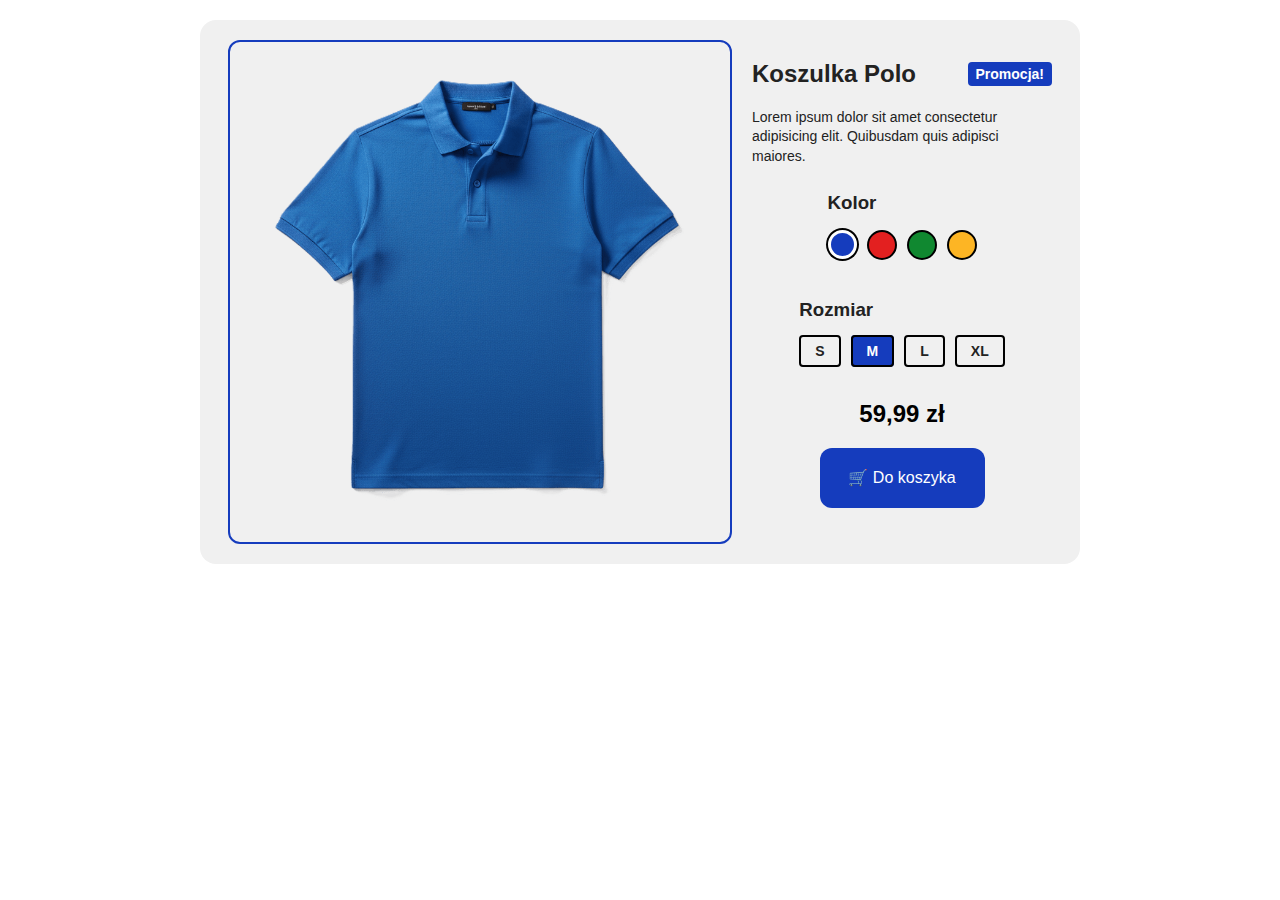
<file: lab-3/index.html>
<!DOCTYPE html>
<html lang="pl">
  <head>
    <meta charset="UTF-8" />
    <title>Lab 3</title>
    <link rel="stylesheet" href="css/polo.css" />
  </head>
  <body>
    <div class="card">
      <div class="image"></div>

      <div class="details">
        <h2 class="header">
          Koszulka Polo <span class="badge">Promocja!</span>
        </h2>

        <p class="desc">
          Lorem ipsum dolor sit amet consectetur adipisicing elit. Quibusdam
          quis adipisci maiores.
        </p>

        <div class="section">
          <h3>Kolor</h3>
          <div class="colors">
            <label class="color-option">
              <input type="radio" name="color" value="blue" checked />
              <span class="color blue"></span>
            </label>

            <label class="color-option">
              <input type="radio" name="color" value="red" />
              <span class="color red"></span>
            </label>

            <label class="color-option">
              <input type="radio" name="color" value="green" />
              <span class="color green"></span>
            </label>

            <label class="color-option">
              <input type="radio" name="color" value="yellow" />
              <span class="color yellow"></span>
            </label>
          </div>
        </div>

        <div class="section">
          <h3>Rozmiar</h3>
          <div class="sizes">
            <label class="size-option">
              <input type="radio" name="size" value="S" />
              <span class="size">S</span>
            </label>

            <label class="size-option">
              <input type="radio" name="size" value="M" checked />
              <span class="size">M</span>
            </label>

            <label class="size-option">
              <input type="radio" name="size" value="L" />
              <span class="size">L</span>
            </label>

            <label class="size-option">
              <input type="radio" name="size" value="XL" />
              <span class="size">XL</span>
            </label>
          </div>
        </div>
        <h2 class="price">59,99 zł</h2>

        <button class="btn">🛒 Do koszyka</button>
      </div>
    </div>
  </body>
</html>
</file>
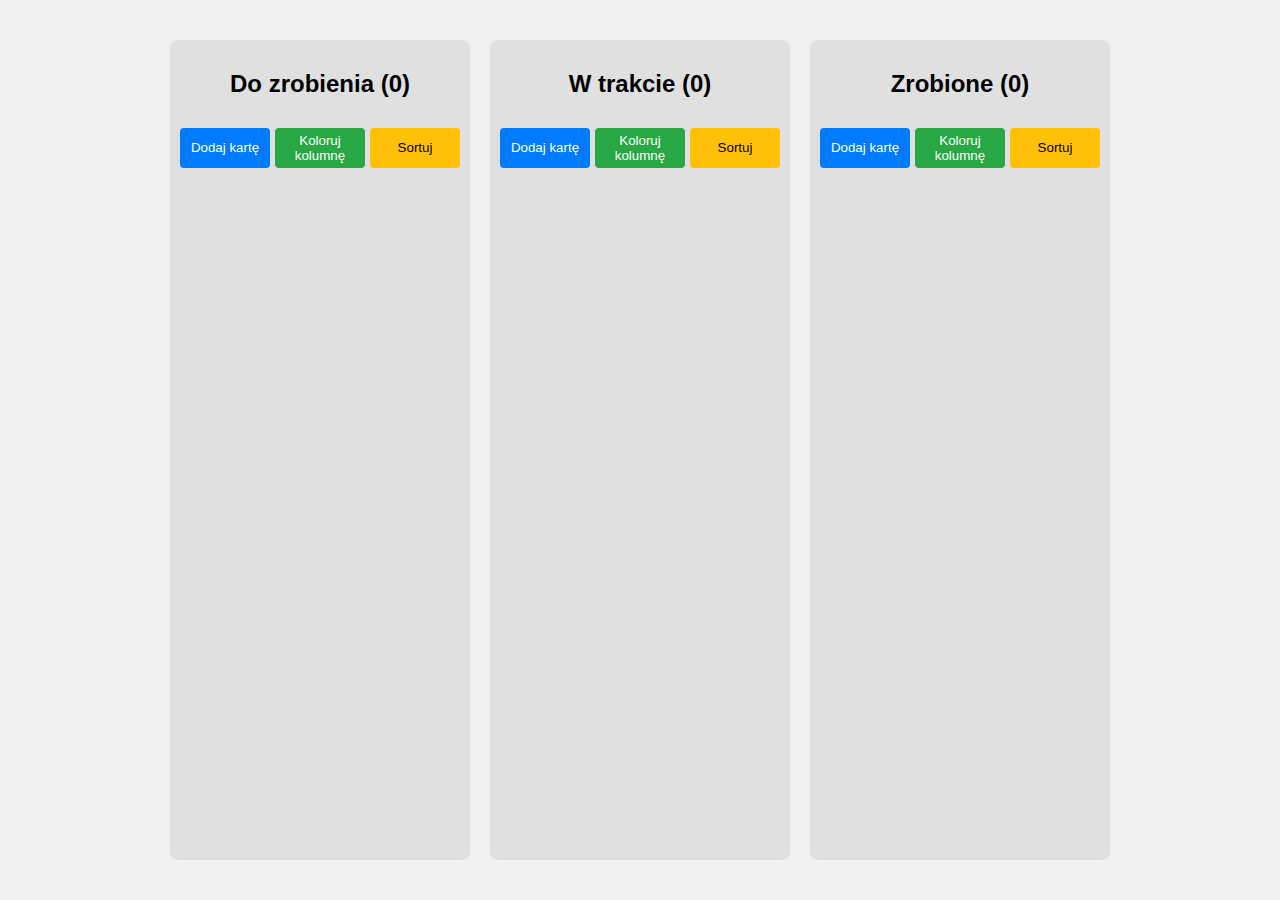
<file: lab-4/index.html>
<!DOCTYPE html>
<html lang="pl">
  <head>
    <meta charset="UTF-8" />
    <title>Lab 4</title>
    <link rel="stylesheet" href="css/style.css" />
  </head>
  <body>
    <div class="board">
      <div class="column" data-column="todo">
        <h2>Do zrobienia (<span class="count">0</span>)</h2>
        <div class="controls">
          <button class="add-card-btn">Dodaj kartę</button>
          <button class="color-column-btn">Koloruj kolumnę</button>
          <button class="sort-column-btn">Sortuj</button>
        </div>
        <div class="cards"></div>
      </div>

      <div class="column" data-column="inprogress">
        <h2>W trakcie (<span class="count">0</span>)</h2>
        <div class="controls">
          <button class="add-card-btn">Dodaj kartę</button>
          <button class="color-column-btn">Koloruj kolumnę</button>
          <button class="sort-column-btn">Sortuj</button>
        </div>
        <div class="cards"></div>
      </div>

      <div class="column" data-column="done">
        <h2>Zrobione (<span class="count">0</span>)</h2>
        <div class="controls">
          <button class="add-card-btn">Dodaj kartę</button>
          <button class="color-column-btn">Koloruj kolumnę</button>
          <button class="sort-column-btn">Sortuj</button>
        </div>
        <div class="cards"></div>
      </div>
    </div>

    <script src="script.js"></script>
  </body>
</html>
</file>
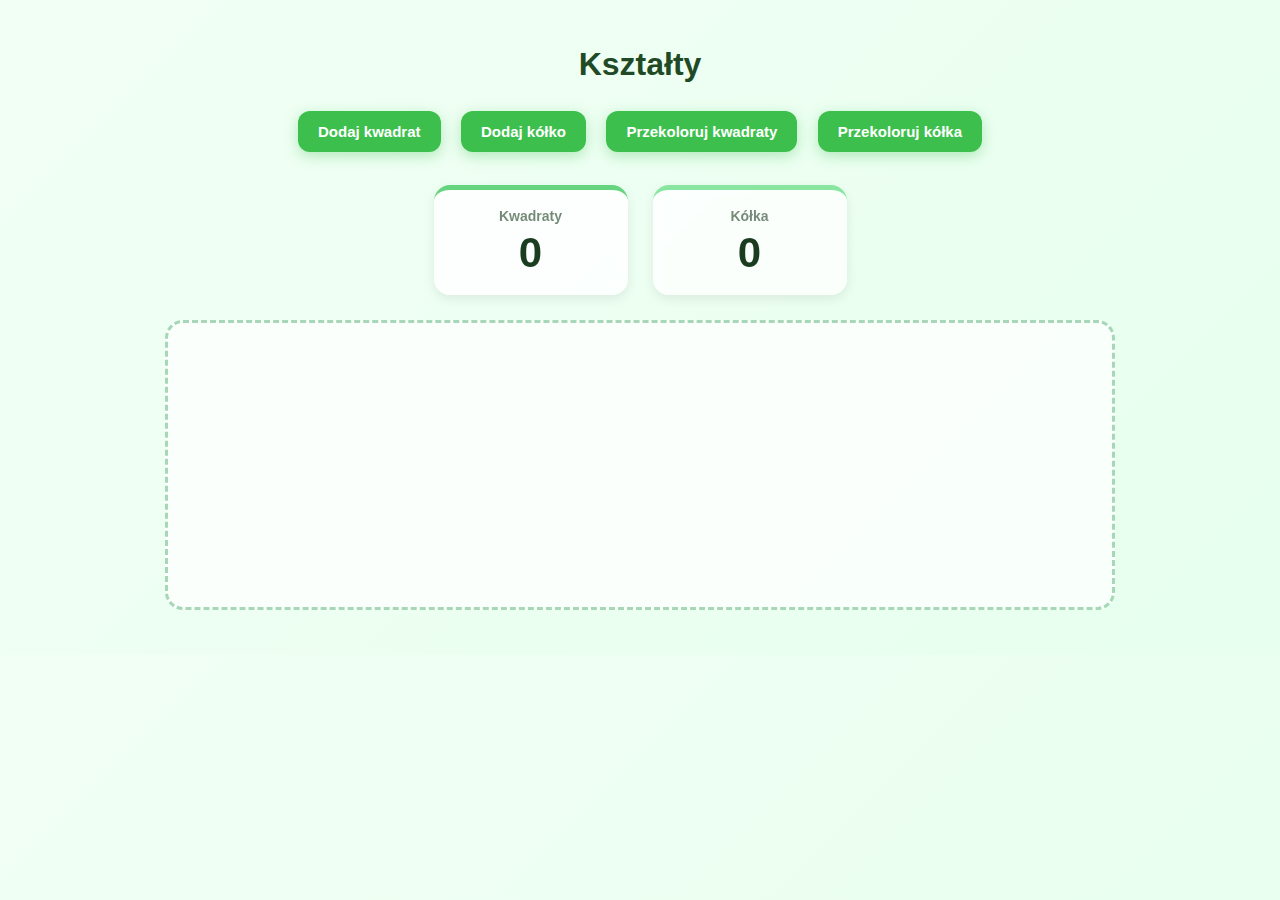
<file: lab-5/index.html>
<!DOCTYPE html>
<html lang="pl">
  <head>
    <meta charset="UTF-8" />
    <title>Kształty</title>
    <link rel="stylesheet" href="css/styl.css" />
  </head>

  <body>
    <h1>Kształty</h1>

    <div class="controls">
      <button id="addSquare">Dodaj kwadrat</button>
      <button id="addCircle">Dodaj kółko</button>
      <button id="recolorSquares">Przekoloruj kwadraty</button>
      <button id="recolorCircles">Przekoloruj kółka</button>
    </div>

    <div class="counters">
      <div class="counter-box square-counter">
        <span class="label">Kwadraty</span>
        <span id="cntSquares" class="value">0</span>
      </div>

      <div class="counter-box circle-counter">
        <span class="label">Kółka</span>
        <span id="cntCircles" class="value">0</span>
      </div>
    </div>

    <div id="board"></div>

    <script type="module" src="./app.js"></script>
  </body>
</html>
</file>
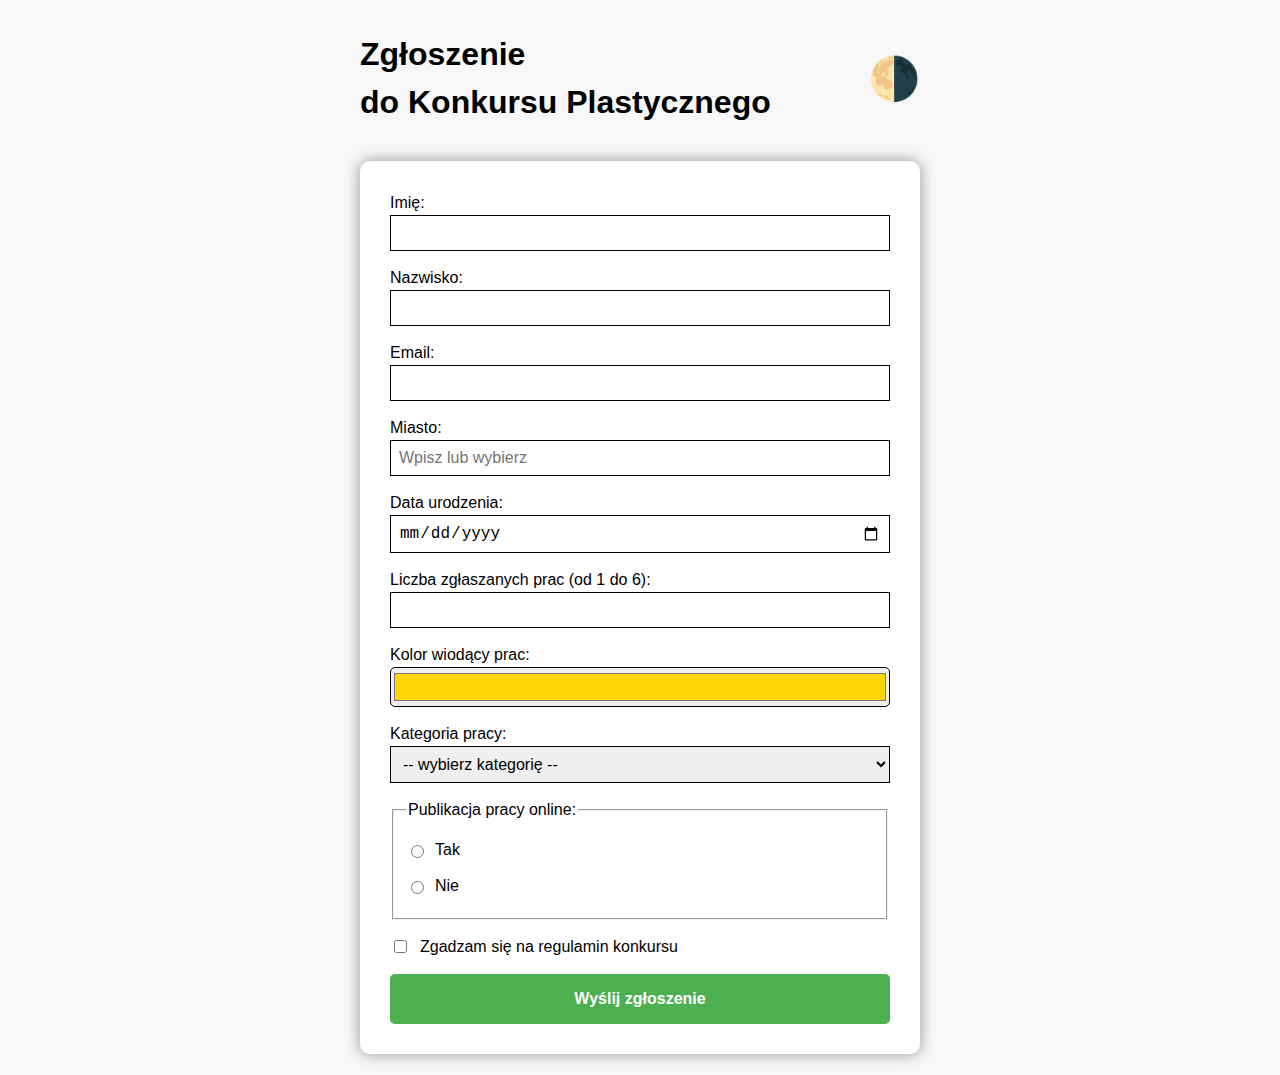
<file: lab-1/konkurs.html>
<!DOCTYPE html>
<html lang="pl">
  <head>
    <meta charset="UTF-8" />
    <title>Logowanie</title>
    <link rel="stylesheet" href="css/konkurs.css" />
  </head>
  <body>
    <!-- Ukryty checkbox -->
    <input type="checkbox" id="moon-toggle" hidden />
    <div class="heading-wrapper">
      <h2>Zgłoszenie<br />do Konkursu Plastycznego</h2>
      <!-- Emoji jako label -->
      <label for="moon-toggle" class="moon-label" title="Zmień motyw">🌗</label>
    </div>
    <div class="form-container">
      <form action="https://httpbin.org/post" method="post">
        <!-- Imię -->
        <label for="imie">Imię:</label>
        <input type="text" id="imie" name="imie" maxlength="30" required />

        <!-- Nazwisko -->
        <label for="nazwisko">Nazwisko:</label>
        <input
          type="text"
          id="nazwisko"
          name="nazwisko"
          maxlength="50"
          required
        />

        <!-- Email -->
        <label for="email">Email:</label>
        <input type="email" id="email" name="email" required />

        <!-- Miasto -->
        <label for="miasto">Miasto:</label>
        <input
          type="text"
          id="miasto"
          name="miasto"
          list="miasto-datalist"
          placeholder="Wpisz lub wybierz"
          required
        />
        <datalist id="miasto-datalist">
          <option value="Warszawa"></option>
          <option value="Kraków"></option>
          <option value="Gdańsk"></option>
          <option value="Wrocław"></option>
          <option value="Poznań"></option>
        </datalist>

        <!-- Data urodzenia -->
        <label for="data-urodzenia">Data urodzenia:</label>
        <input type="date" id="data-urodzenia" name="data_urodzenia" required />

        <!-- Liczba prac -->
        <label for="liczba-prac">Liczba zgłaszanych prac (od 1 do 6):</label>
        <input
          type="number"
          id="liczba-prac"
          name="liczba_prac"
          min="1"
          max="6"
          required
        />

        <!-- Kolor wiodący -->
        <label for="kolor-wiodacy">Kolor wiodący prac:</label>
        <input
          type="color"
          id="kolor-wiodacy"
          name="kolor-wiodacy"
          value="#ffd60a"
          required
        />

        <!-- Kategoria -->
        <label for="kategoria">Kategoria pracy:</label>
        <select id="kategoria" name="kategoria" required>
          <option value="" disabled selected>-- wybierz kategorię --</option>
          <option value="malarstwo">Rysunek</option>
          <option value="rysunek">Malarstwo</option>
          <option value="grafika">Grafika cyfrowa</option>
        </select>

        <!-- Publikacja -->
        <fieldset>
          <legend>Publikacja pracy online:</legend>
          <div class="radio-group">
            <label
              ><input type="radio" name="publikacja" value="tak" required />
              Tak</label
            >
            <label
              ><input type="radio" name="publikacja" value="nie" /> Nie</label
            >
          </div>
        </fieldset>

        <!-- Zgoda -->
        <label class="checkbox-label">
          <input type="checkbox" name="regulamin" required />
          Zgadzam się na regulamin konkursu
        </label>

        <!-- Przycisk -->
        <button type="submit">Wyślij zgłoszenie</button>
      </form>
    </div>
  </body>
</html>
</file>
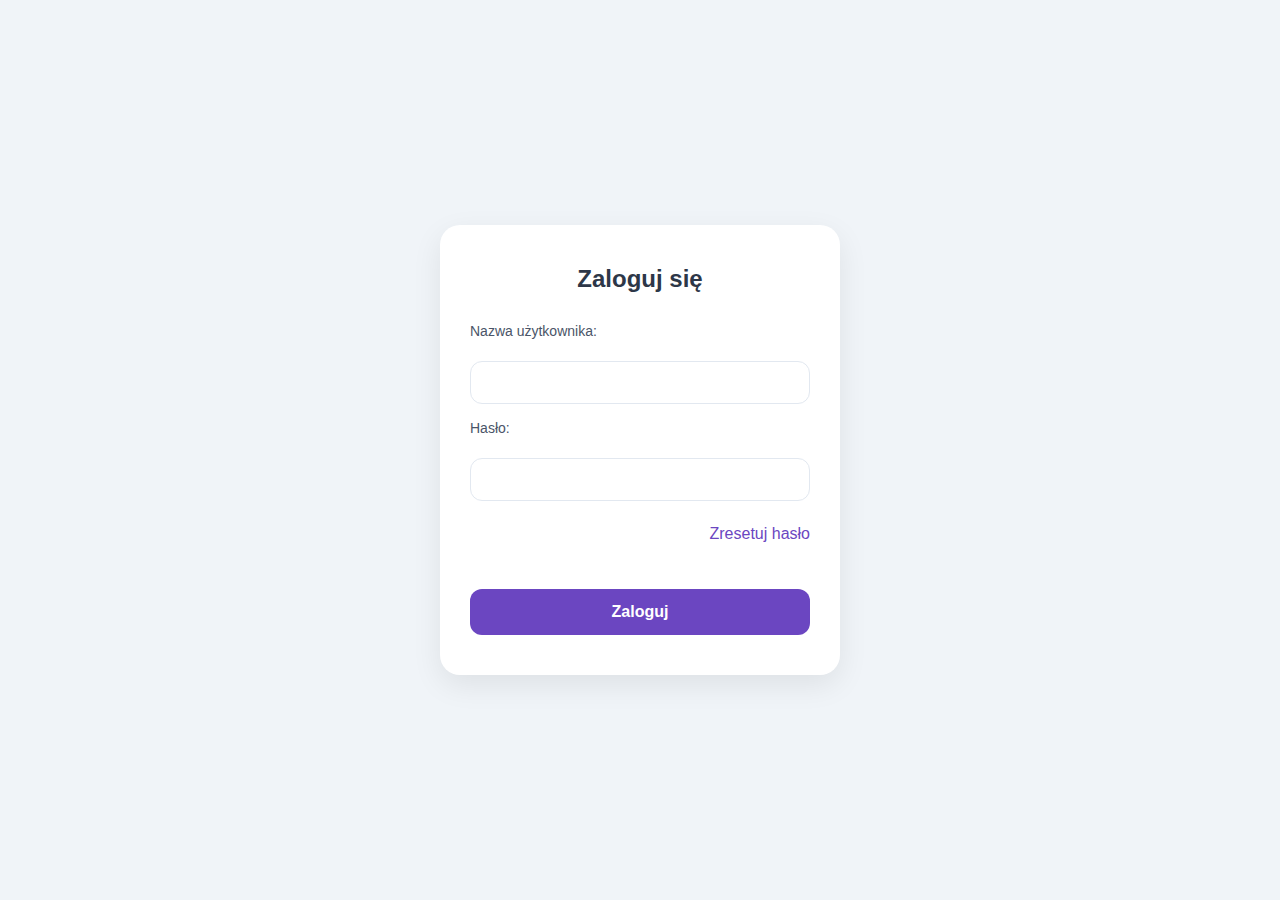
<file: lab-1/login.html>
<!DOCTYPE html>
<html lang="pl">
  <head>
    <meta charset="UTF-8" />
    <title>Logowanie</title>
    <link rel="stylesheet" href="css/main.css" />
  </head>
  <body>
    <div class="login-container">
      <h2>Zaloguj się</h2>

      <form action="https://httpbin.org/post" method="post">
        <label for="username">Nazwa użytkownika:</label>
        <input type="text" id="username" name="username" required />

        <label for="password">Hasło:</label>
        <input type="password" id="password" name="password" required />

        <div class="reset-password">
          <a href="#">Zresetuj hasło</a>
        </div>

        <button type="submit">Zaloguj</button>
      </form>
    </div>
  </body>
</html>
</file>
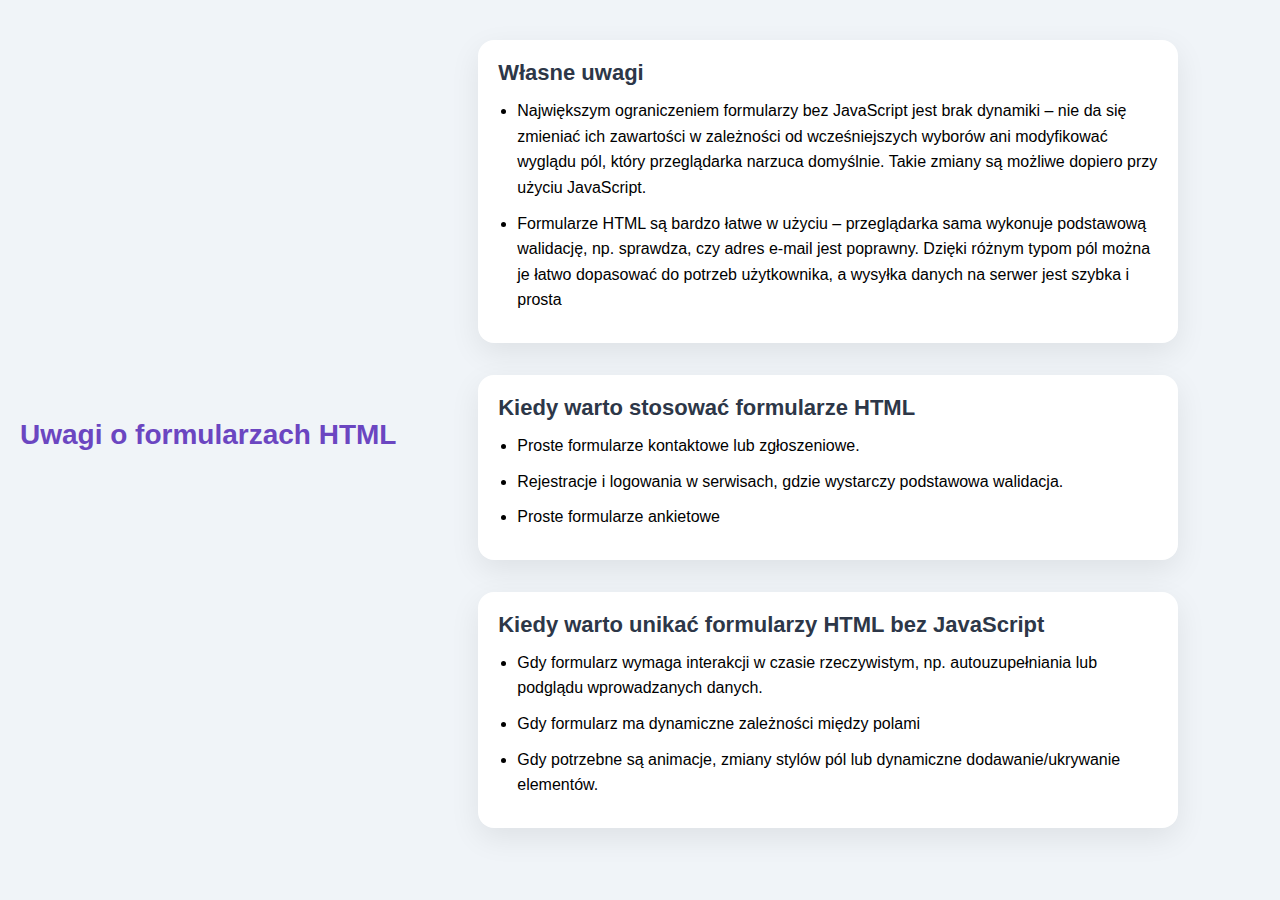
<file: lab-1/uwagi.html>
<!DOCTYPE html>
<html lang="pl">
  <head>
    <meta charset="UTF-8" />
    <title>Uwagi o formularzach HTML</title>
    <link rel="stylesheet" href="css/main.css" />
  </head>
  <body>
    <header>
      <h1>Uwagi o formularzach HTML</h1>
    </header>

    <main>
      <section>
        <h2>Własne uwagi</h2>
        <ul>
          <li>
            Największym ograniczeniem formularzy bez JavaScript jest brak
            dynamiki – nie da się zmieniać ich zawartości w zależności od
            wcześniejszych wyborów ani modyfikować wyglądu pól, który
            przeglądarka narzuca domyślnie. Takie zmiany są możliwe dopiero przy
            użyciu JavaScript.
          </li>
          <li>
            Formularze HTML są bardzo łatwe w użyciu – przeglądarka sama
            wykonuje podstawową walidację, np. sprawdza, czy adres e-mail jest
            poprawny. Dzięki różnym typom pól można je łatwo dopasować do
            potrzeb użytkownika, a wysyłka danych na serwer jest szybka i prosta
          </li>
        </ul>
      </section>

      <section>
        <h2>Kiedy warto stosować formularze HTML</h2>
        <ul>
          <li>Proste formularze kontaktowe lub zgłoszeniowe.</li>
          <li>
            Rejestracje i logowania w serwisach, gdzie wystarczy podstawowa
            walidacja.
          </li>
          <li>Proste formularze ankietowe</li>
        </ul>
      </section>

      <section>
        <h2>Kiedy warto unikać formularzy HTML bez JavaScript</h2>
        <ul>
          <li>
            Gdy formularz wymaga interakcji w czasie rzeczywistym, np.
            autouzupełniania lub podglądu wprowadzanych danych.
          </li>
          <li>Gdy formularz ma dynamiczne zależności między polami</li>
          <li>
            Gdy potrzebne są animacje, zmiany stylów pól lub dynamiczne
            dodawanie/ukrywanie elementów.
          </li>
        </ul>
      </section>
    </main>
  </body>
</html>
</file>
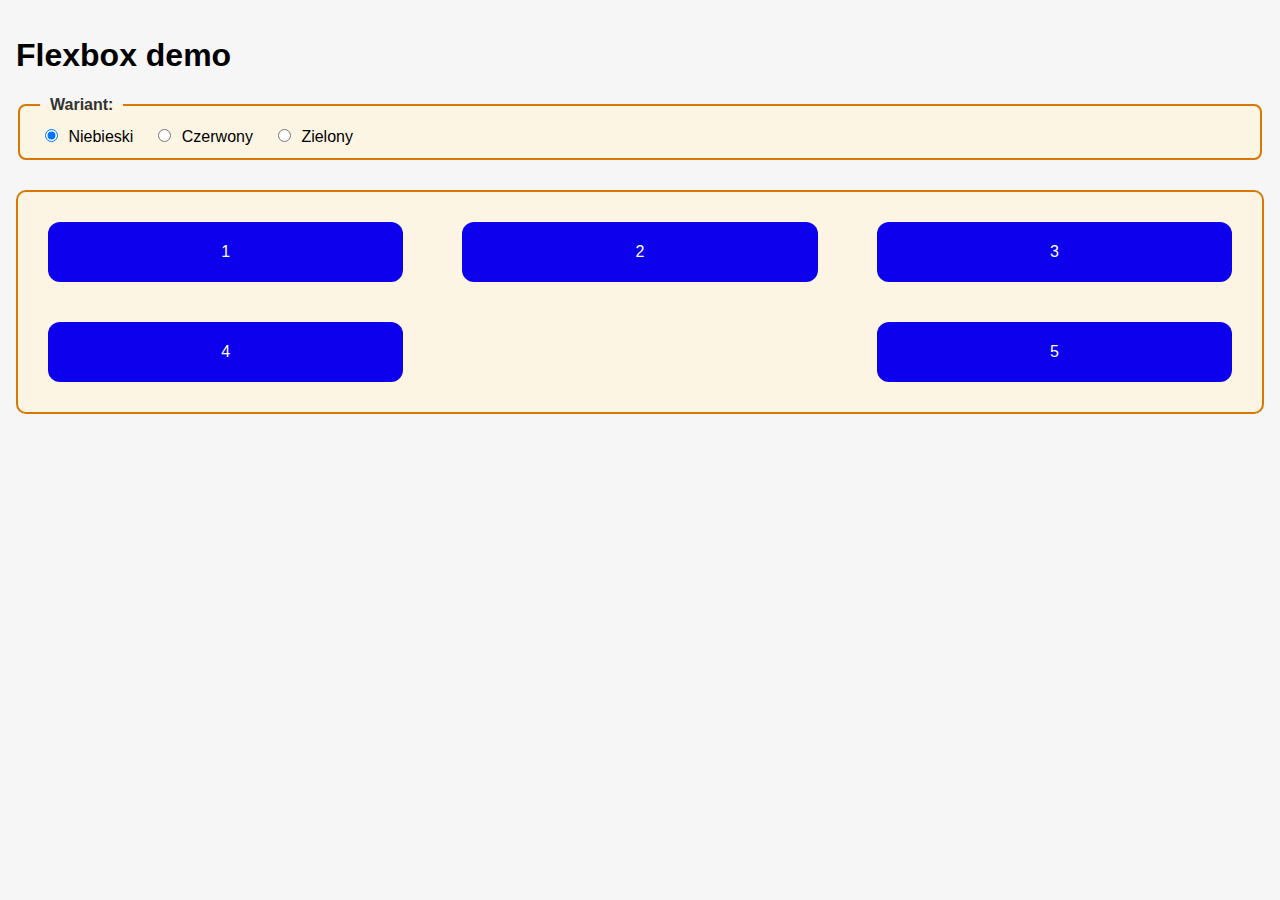
<file: lab-2/flex.html>
<!DOCTYPE html>
<html lang="pl">
  <head>
    <meta charset="UTF-8" />
    <meta name="viewport" content="width=device-width, initial-scale=1.0" />
    <title>Flexbox Demo</title>
    <link rel="stylesheet" href="css/flex.css" />
  </head>
  <body>
    <h1>Flexbox demo</h1>
    <header>
      <fieldset class="theme-picker">
        <legend>Wariant:</legend>
        <label>
          <input type="radio" name="version" value="blue" checked />
          Niebieski
        </label>
        <label
          ><input type="radio" name="version" value="red" />
          Czerwony
        </label>
        <label>
          <input type="radio" name="version" value="green" />
          Zielony
        </label>
      </fieldset>
    </header>
    <div class="container">
      <div class="item">1</div>
      <div class="item">2</div>
      <div class="item">3</div>
      <div class="item">4</div>
      <div class="item">5</div>
    </div>
  </body>
</html>
</file>
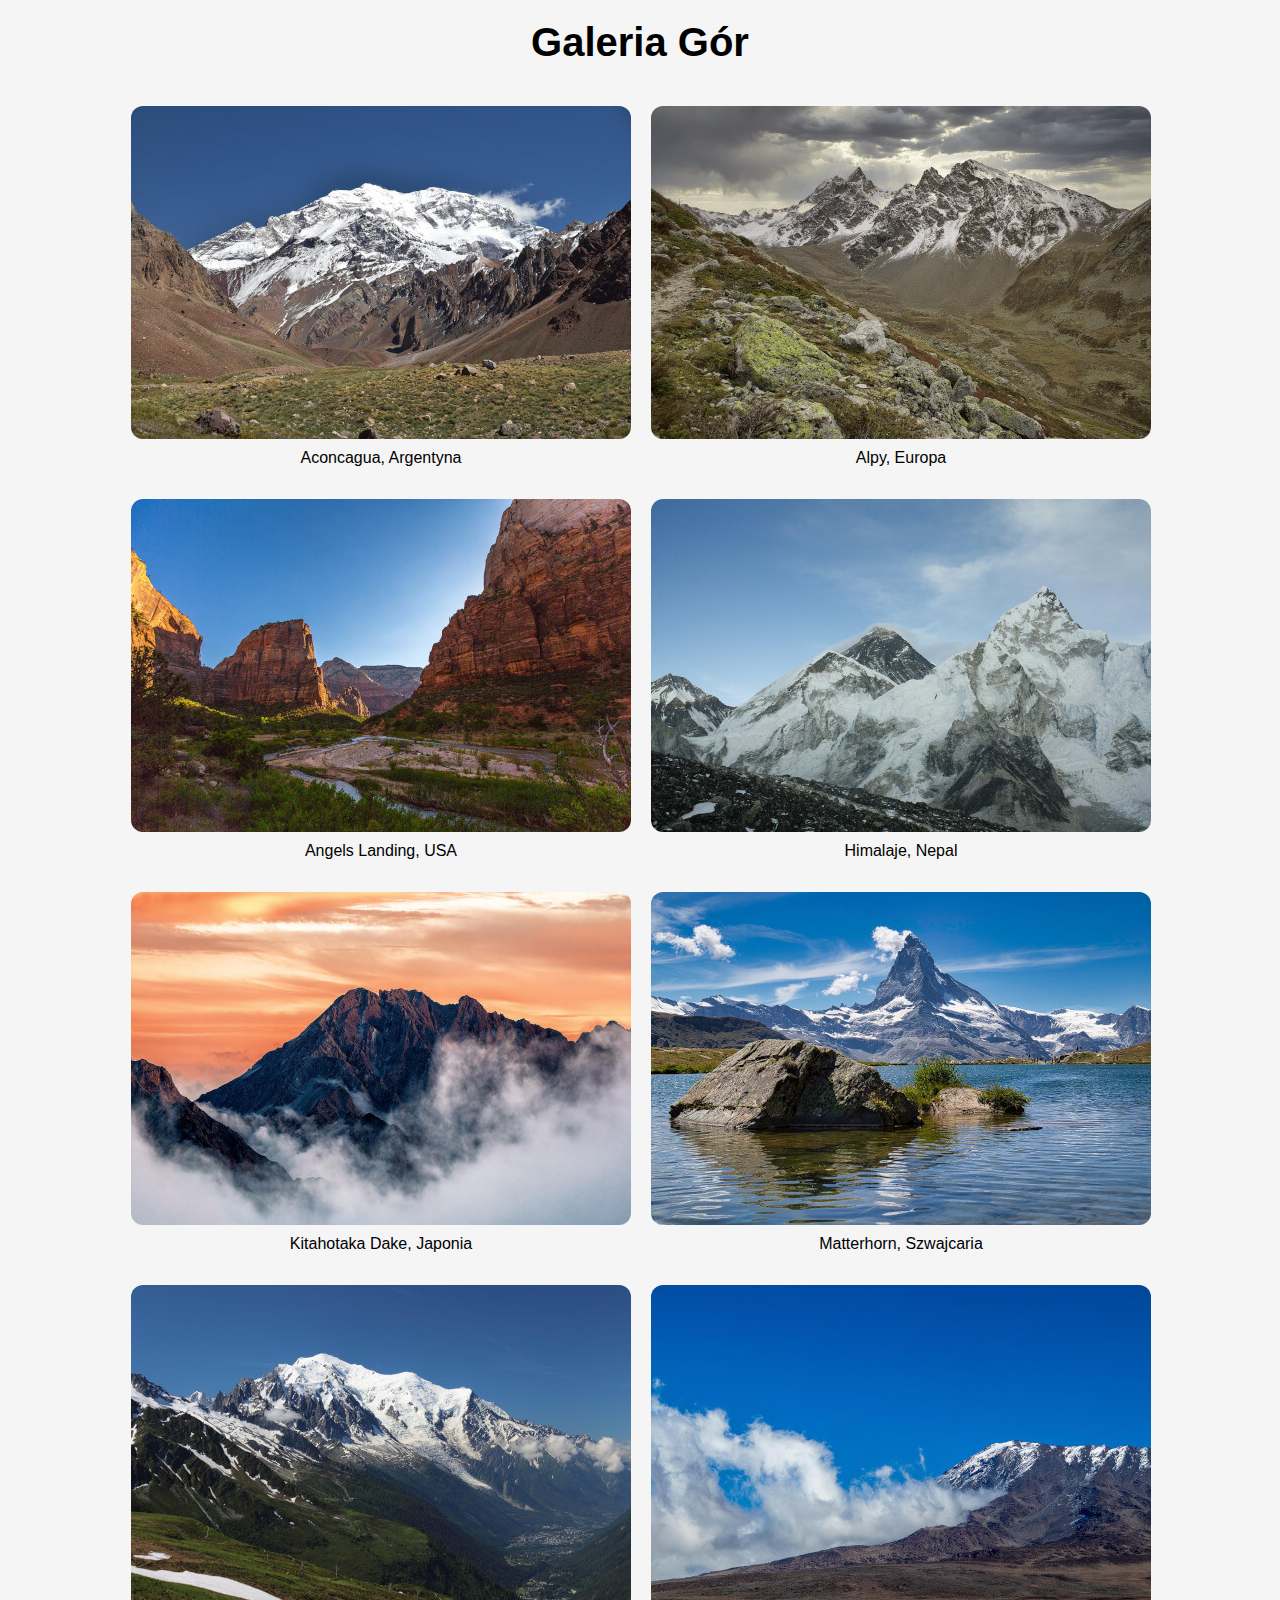
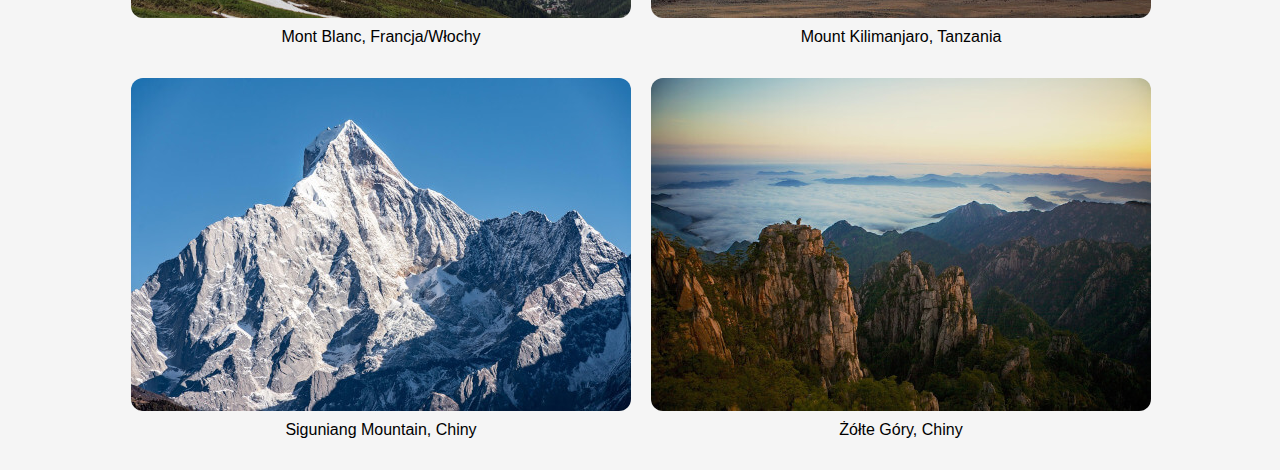
<file: lab-2/galeria.html>
<!DOCTYPE html>
<html lang="pl">
  <head>
    <meta charset="UTF-8" />
    <meta name="viewport" content="width=device-width, initial-scale=1.0" />
    <title>Galeria</title>
    <link rel="stylesheet" href="css/galeria.css" />
  </head>
  <body>
    <header>
      <h1>Galeria Gór</h1>
    </header>

    <main class="gallery">
      <figure>
        <picture>
          <source media="(max-width: 799px)" srcset="img/aconcagua-500.jpg" />
          <source
            media="(min-width: 800px) and (max-width: 1199px)"
            srcset="img/aconcagua-1000.jpg"
          />
          <source
            media="(min-width: 1200px) and (max-width: 1599px)"
            srcset="img/aconcagua-500.jpg"
          />
          <source media="(min-width: 1600px)" srcset="img/aconcagua-1000.jpg" />
          <img src="img/aconcagua-1000.jpg" alt="Aconcagua" />
        </picture>
        <figcaption>Aconcagua, Argentyna</figcaption>
      </figure>

      <figure>
        <picture>
          <source media="(max-width: 799px)" srcset="img/alpine-500.jpg" />
          <source
            media="(min-width: 800px) and (max-width: 1199px)"
            srcset="img/alpine-1000.jpg"
          />
          <source
            media="(min-width: 1200px) and (max-width: 1599px)"
            srcset="img/alpine-500.jpg"
          />
          <source media="(min-width: 1600px)" srcset="img/alpine-1000.jpg" />
          <img src="img/alpine-1000.jpg" alt="Alpy" />
        </picture>
        <figcaption>Alpy, Europa</figcaption>
      </figure>

      <figure>
        <picture>
          <source
            media="(max-width: 799px)"
            srcset="img/angels-landing-500.jpg"
          />
          <source
            media="(min-width: 800px) and (max-width: 1199px)"
            srcset="img/angels-landing-1000.jpg"
          />
          <source
            media="(min-width: 1200px) and (max-width: 1599px)"
            srcset="img/angels-landing-500.jpg"
          />
          <source
            media="(min-width: 1600px)"
            srcset="img/angels-landing-1000.jpg"
          />
          <img src="img/angels-landing-1000.jpg" alt="Angels Landing" />
        </picture>
        <figcaption>Angels Landing, USA</figcaption>
      </figure>

      <figure>
        <picture>
          <source media="(max-width: 799px)" srcset="img/himalaya-500.jpg" />
          <source
            media="(min-width: 800px) and (max-width: 1199px)"
            srcset="img/himalaya-1000.jpg"
          />
          <source
            media="(min-width: 1200px) and (max-width: 1599px)"
            srcset="img/himalaya-500.jpg"
          />
          <source media="(min-width: 1600px)" srcset="img/himalaya-1000.jpg" />
          <img src="img/himalaya-1000.jpg" alt="Himalaje" />
        </picture>
        <figcaption>Himalaje, Nepal</figcaption>
      </figure>

      <figure>
        <picture>
          <source
            media="(max-width: 799px)"
            srcset="img/kitahotaka-dake-500.jpg"
          />
          <source
            media="(min-width: 800px) and (max-width: 1199px)"
            srcset="img/kitahotaka-dake-1000.jpg"
          />
          <source
            media="(min-width: 1200px) and (max-width: 1599px)"
            srcset="img/kitahotaka-dake-500.jpg"
          />
          <source
            media="(min-width: 1600px)"
            srcset="img/kitahotaka-dake-1000.jpg"
          />
          <img src="img/kitahotaka-dake-1000.jpg" alt="Kitahotaka Dake" />
        </picture>
        <figcaption>Kitahotaka Dake, Japonia</figcaption>
      </figure>

      <figure>
        <picture>
          <source media="(max-width: 799px)" srcset="img/Matterhorn-500.jpg" />
          <source
            media="(min-width: 800px) and (max-width: 1199px)"
            srcset="img/Matterhorn-1000.jpg"
          />
          <source
            media="(min-width: 1200px) and (max-width: 1599px)"
            srcset="img/Matterhorn-500.jpg"
          />
          <source
            media="(min-width: 1600px)"
            srcset="img/Matterhorn-1000.jpg"
          />
          <img src="img/Matterhorn-1000.jpg" alt="Matterhorn" />
        </picture>
        <figcaption>Matterhorn, Szwajcaria</figcaption>
      </figure>

      <figure>
        <picture>
          <source media="(max-width: 799px)" srcset="img/mont-blanc-500.jpg" />
          <source
            media="(min-width: 800px) and (max-width: 1199px)"
            srcset="img/mont-blanc-1000.jpg"
          />
          <source
            media="(min-width: 1200px) and (max-width: 1599px)"
            srcset="img/mont-blanc-500.jpg"
          />
          <source
            media="(min-width: 1600px)"
            srcset="img/mont-blanc-1000.jpg"
          />
          <img src="img/mont-blanc-1000.jpg" alt="Mont Blanc" />
        </picture>
        <figcaption>Mont Blanc, Francja/Włochy</figcaption>
      </figure>

      <figure>
        <picture>
          <source
            media="(max-width: 799px)"
            srcset="img/mount-kilimanjaro-500.jpg"
          />
          <source
            media="(min-width: 800px) and (max-width: 1199px)"
            srcset="img/mount-kilimanjaro-1000.jpg"
          />
          <source
            media="(min-width: 1200px) and (max-width: 1599px)"
            srcset="img/mount-kilimanjaro-500.jpg"
          />
          <source
            media="(min-width: 1600px)"
            srcset="img/mount-kilimanjaro-1000.jpg"
          />
          <img src="img/mount-kilimanjaro-1000.jpg" alt="Kilimanjaro" />
        </picture>
        <figcaption>Mount Kilimanjaro, Tanzania</figcaption>
      </figure>

      <figure>
        <picture>
          <source
            media="(max-width: 799px)"
            srcset="img/siguniang-mountain-500.jpg"
          />
          <source
            media="(min-width: 800px) and (max-width: 1199px)"
            srcset="img/siguniang-mountain-1000.jpg"
          />
          <source
            media="(min-width: 1200px) and (max-width: 1599px)"
            srcset="img/siguniang-mountain-500.jpg"
          />
          <source
            media="(min-width: 1600px)"
            srcset="img/siguniang-mountain-1000.jpg"
          />
          <img src="img/siguniang-mountain-1000.jpg" alt="Siguniang Mountain" />
        </picture>
        <figcaption>Siguniang Mountain, Chiny</figcaption>
      </figure>

      <figure>
        <picture>
          <source
            media="(max-width: 799px)"
            srcset="img/yellow-mountains-500.jpg"
          />
          <source
            media="(min-width: 800px) and (max-width: 1199px)"
            srcset="img/yellow-mountains-1000.jpg"
          />
          <source
            media="(min-width: 1200px) and (max-width: 1599px)"
            srcset="img/yellow-mountains-500.jpg"
          />
          <source
            media="(min-width: 1600px)"
            srcset="img/yellow-mountains-1000.jpg"
          />
          <img src="img/yellow-mountains-1000.jpg" alt="Żółte Góry" />
        </picture>
        <figcaption>Żółte Góry, Chiny</figcaption>
      </figure>
    </main>
  </body>
</html>
</file>
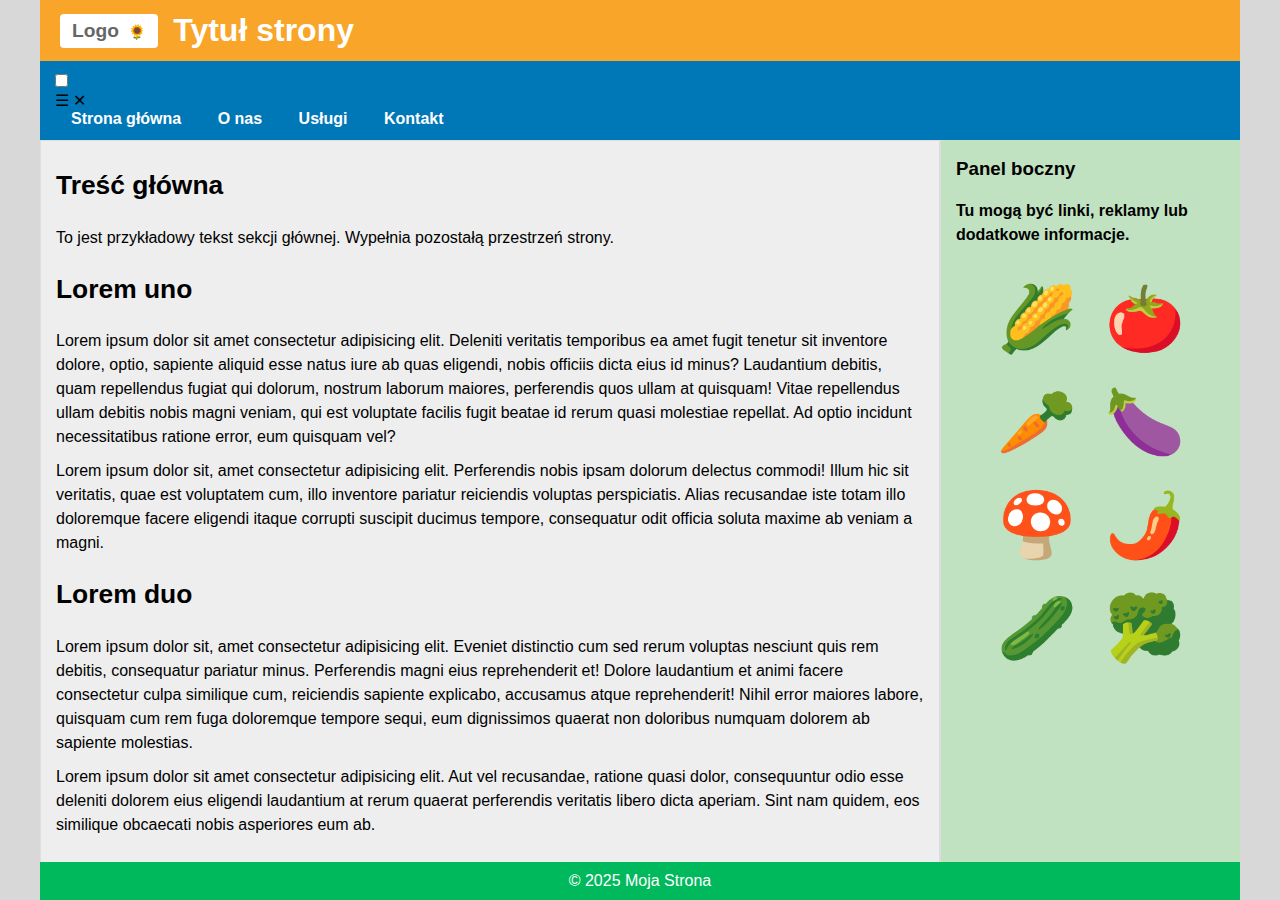
<file: lab-2/grid.html>
<!DOCTYPE html>
<html lang="pl">
  <head>
    <meta charset="UTF-8" />
    <meta name="viewport" content="width=device-width, initial-scale=1.0" />
    <title>Grid Layout Demo</title>
    <link rel="stylesheet" href="css/grid.css" />
  </head>
  <body>
    <div class="container">
      <header>
        <div class="logo">🌻</div>
        <h1>Tytuł strony</h1>
      </header>
      <nav class="mobile-nav">
        <input type="checkbox" id="nav-toggle" class="nav-toggle" />
        <div class="nav-buttons">
          <label for="nav-toggle" class="nav-toggle-label">☰</label>
          <label for="nav-toggle" class="nav-close-label">✕</label>
        </div>

        <div class="nav-links">
          <a href="#">Strona główna</a>
          <a href="#">O nas</a>
          <a href="#">Usługi</a>
          <a href="#">Kontakt</a>
        </div>
      </nav>
      <main>
        <h2>Treść główna</h2>
        <p>
          To jest przykładowy tekst sekcji głównej. Wypełnia pozostałą
          przestrzeń strony.
        </p>
        <h2>Lorem uno</h2>
        <p>
          Lorem ipsum dolor sit amet consectetur adipisicing elit. Deleniti
          veritatis temporibus ea amet fugit tenetur sit inventore dolore,
          optio, sapiente aliquid esse natus iure ab quas eligendi, nobis
          officiis dicta eius id minus? Laudantium debitis, quam repellendus
          fugiat qui dolorum, nostrum laborum maiores, perferendis quos ullam at
          quisquam! Vitae repellendus ullam debitis nobis magni veniam, qui est
          voluptate facilis fugit beatae id rerum quasi molestiae repellat. Ad
          optio incidunt necessitatibus ratione error, eum quisquam vel?
        </p>
        <p>
          Lorem ipsum dolor sit, amet consectetur adipisicing elit. Perferendis
          nobis ipsam dolorum delectus commodi! Illum hic sit veritatis, quae
          est voluptatem cum, illo inventore pariatur reiciendis voluptas
          perspiciatis. Alias recusandae iste totam illo doloremque facere
          eligendi itaque corrupti suscipit ducimus tempore, consequatur odit
          officia soluta maxime ab veniam a magni.
        </p>
        <h2>Lorem duo</h2>
        <p>
          Lorem ipsum dolor sit, amet consectetur adipisicing elit. Eveniet
          distinctio cum sed rerum voluptas nesciunt quis rem debitis,
          consequatur pariatur minus. Perferendis magni eius reprehenderit et!
          Dolore laudantium et animi facere consectetur culpa similique cum,
          reiciendis sapiente explicabo, accusamus atque reprehenderit! Nihil
          error maiores labore, quisquam cum rem fuga doloremque tempore sequi,
          eum dignissimos quaerat non doloribus numquam dolorem ab sapiente
          molestias.
        </p>
        <p>
          Lorem ipsum dolor sit amet consectetur adipisicing elit. Aut vel
          recusandae, ratione quasi dolor, consequuntur odio esse deleniti
          dolorem eius eligendi laudantium at rerum quaerat perferendis
          veritatis libero dicta aperiam. Sint nam quidem, eos similique
          obcaecati nobis asperiores eum ab.
        </p>
      </main>
      <aside>
        <h3>Panel boczny</h3>
        <p>Tu mogą być linki, reklamy lub dodatkowe informacje.</p>
        <div>
          <span>🌽</span><span>🍅</span> <span>🥕</span><span>🍆</span>
          <span>🍄</span><span>🌶️</span> <span>🥒</span><span>🥦</span>
        </div>
      </aside>
      <footer>
        <p>&copy; 2025 Moja Strona</p>
      </footer>
    </div>
  </body>
</html>
</file>
<file: lab-3/css/polo.css>
:root {
  --card-bg: #f0f0f0;
  --card-radius: 16px;
  --text-color: #222;
  --price-color: #000;

  /* Kolory produktu */
  --color-blue: #153cbd;
  --color-red: #e32020;
  --color-green: #108830;
  --color-yellow: #fdb524;

  --accent-color: var(--color-blue);

  /* Zdjęcie sterowane zmienną */
  --product-image: url('../img/polo_b.png');
}

.card:has(input[type='radio'][name='color'][value='red']:checked) {
  --product-image: url('../img/polo_r.png');
  --accent-color: var(--color-red);
}

.card:has(input[type='radio'][name='color'][value='green']:checked) {
  --product-image: url('../img/polo_g.png');
  --accent-color: var(--color-green);
}

.card:has(input[type='radio'][name='color'][value='yellow']:checked) {
  --product-image: url('../img/polo_y.png');
  --accent-color: var(--color-yellow);
}

body {
  background: white;
  margin: 0;
  padding: 20px;
  font-family: Arial, sans-serif;
  color: var(--text-color);
  display: flex;
  justify-content: center;
}

.card {
  background: var(--card-bg);
  border-radius: var(--card-radius);
  padding: 20px;
  width: min(100%, calc(500px + 300px + 40px));
  display: flex;
  gap: 20px;
  flex-wrap: wrap;
  justify-content: center;
  align-items: center;
}

.image {
  width: min(500px, 100%);
  aspect-ratio: 1 / 1;
  background-image: var(--product-image);
  background-size: cover;
  background-position: center;
  border-radius: 12px;
  overflow: hidden;
  background-size: 100%;
  border: 2px solid var(--accent-color);
  transition: background-size 0.3s ease, transform 0.3s ease,
    border-color 0.3s ease;
}

.card:has(input[name='size'][value='S']:checked) .image {
  background-size: 90%; /* zmniejszone zdjęcie */
}

.card:has(input[name='size'][value='M']:checked) .image {
  background-size: 98%; /* normalny rozmiar */
}

.card:has(input[name='size'][value='L']:checked) .image {
  background-size: 106%; /* powiększone zdjęcie */
}

.card:has(input[name='size'][value='XL']:checked) .image {
  background-size: 114%; /* największe zdjęcie */
}

.details {
  width: min(300px, 100%);
  height: 100%;
}

.header {
  display: flex;
  justify-content: space-between;
  align-items: center;
  gap: 10px;
}

.badge {
  background: var(--accent-color);
  color: white;
  padding: 4px 8px;
  border-radius: 4px;
  font-size: 14px;
}

.desc {
  font-size: 14px;
  line-height: 1.4;
  margin-bottom: 12px;
}

.section {
  margin: 25px auto;
  display: flex;
  flex-direction: column;
  width: fit-content;
}

.section h3 {
  margin: 0;
  margin-bottom: 6px;
  text-align: left;
  width: 100%;
}

.color-option input {
  display: none;
}

.colors {
  display: flex;
  gap: 10px;
  margin: 10px auto;
  justify-content: center;
}

.color {
  width: 26px;
  height: 26px;
  border-radius: 50%;
  display: inline-block;
  cursor: pointer;
  border: 2px solid black;
}

.color-option input:checked + .color {
  border: 3px solid white;
  box-shadow: 0 0 0 2px black;
  width: 19px;
  height: 19px;
  padding: 2px;
}

.size-option input {
  display: none;
}

.blue {
  background: var(--color-blue);
}
.red {
  background: var(--color-red);
}
.green {
  background: var(--color-green);
}
.yellow {
  background: var(--color-yellow);
}

.size-option input:checked + .size {
  background: var(--accent-color);
  color: white;
  border: 2px solid black;
}

.sizes {
  display: flex;
  gap: 10px;
  width: 100%;
  justify-content: center;
  margin: 15px auto;
}

.size {
  padding: 6px 14px;
  border: 2px solid black;
  border-radius: 4px;
  cursor: pointer;
  font-size: 14px;
  font-weight: bold;
}

.size-option input:checked + .size {
  border: 2px solid black;
  transform: scale(1.1);
  transition: transform 0.2s ease, box-shadow 0.2s ease, border 0.2s ease;
}

.size-option .size:hover {
  transform: scale(1.05);
  box-shadow: 0 0 0 1px rgba(0, 0, 0, 0.5);
}

.price {
  margin-top: 14px;
  font-size: 24px;
  font-weight: bold;
  text-align: center;
  width: 100%;
  color: var(--price-color);
}

.btn {
  margin: 20px auto;
  width: 55%;
  height: 60px;
  padding: 10px;
  border: none;
  border-radius: 12px;
  background: var(--accent-color);
  color: white;
  font-size: 16px;
  cursor: pointer;
  display: flex;
  gap: 8px;
  align-items: center;
  justify-content: center;
}

.btn:hover {
  transform: scale(1.1) translateY(-3px);
  box-shadow: 0 8px 20px rgba(0, 0, 0, 0.3);
  background-color: var(--accent-color);
  font-weight: 700;
}

.btn:active {
  transform: scale(0.95) translateY(0);
  box-shadow: 0 4px 10px rgba(0, 0, 0, 0.2);
}
</file>
<file: lab-4/css/style.css>
* {
  box-sizing: border-box;
}

html,
body {
  height: 100%;
  margin: 0;
  padding: 20px;
  font-family: Arial, sans-serif;
  background-color: #f0f0f0;
  display: flex;
  justify-content: center;
  align-items: stretch;
}

.board {
  display: flex;
  align-items: stretch;
  height: 100%;
  gap: 20px;
}

.column {
  background-color: #e0e0e0;
  padding: 10px;
  border-radius: 8px;
  width: 300px;
  display: flex;
  flex-direction: column;
  gap: 10px;
  height: 100%;
}

.column h2 {
  text-align: center;
}

.controls {
  display: flex;
  justify-content: space-between;
  gap: 5px;
  margin-bottom: 5px;
}

.controls button {
  flex: 1;
  padding: 5px;
  border: none;
  border-radius: 4px;
  cursor: pointer;
}

.add-card-btn {
  background-color: #007bff;
  color: white;
}
.color-column-btn {
  background-color: #28a745;
  color: white;
}
.sort-column-btn {
  background-color: #ffc107;
  color: black;
}

.cards {
  display: flex;
  flex-direction: column;
  gap: 10px;
}

.card {
  padding: 10px;
  border-radius: 6px;
  color: white;
  display: flex;
  justify-content: space-between;
  align-items: center;
  cursor: grab;
}

.card-content {
  flex: 1;
  margin-right: 5px;
}

.card-buttons {
  display: flex;
  gap: 3px;
}

.card-buttons button {
  border: none;
  border-radius: 3px;
  cursor: pointer;
  padding: 2px 5px;
  font-weight: bold;
}
.card-buttons .remove {
  background-color: #dc3545;
  color: white;
}
.card-buttons .left,
.card-buttons .right {
  background-color: #17a2b8;
  color: white;
}
.card-buttons .color {
  background-color: #6c757d;
  color: white;
}
</file>
<file: lab-5/css/styl.css>
body {
  font-family: 'Inter', Arial, sans-serif;
  margin: 0;
  padding: 25px;
  text-align: center;
  background: linear-gradient(135deg, #f2fff5 0%, #e6ffee 100%);
  color: #1a3d1f;
}

h1 {
  margin-bottom: 20px;
  font-weight: 900;
  color: #1f4a25;
}

button {
  padding: 12px 20px;
  margin: 8px;
  cursor: pointer;
  border-radius: 12px;
  border: none;
  font-size: 15px;
  color: #fff;

  background: #3cbf4c;
  font-weight: 600;

  box-shadow: 0 4px 14px rgba(60, 191, 76, 0.35);
  transition: all 0.25s ease;
}

button:hover {
  transform: translateY(-2px);
  box-shadow: 0 6px 18px rgba(60, 191, 76, 0.45);
}

button:active {
  transform: translateY(0);
  box-shadow: 0 3px 10px rgba(60, 191, 76, 0.3);
}

.counters {
  margin: 25px auto;
  display: flex;
  justify-content: center;
  gap: 25px;
}

.counter-box {
  background: #ffffffcc;
  padding: 18px 22px;
  border-radius: 16px;
  min-width: 150px;
  box-shadow: 0 4px 12px rgba(0, 0, 0, 0.08);
  display: flex;
  flex-direction: column;
  align-items: center;
  transition: transform 0.25s ease;
  backdrop-filter: blur(4px);
}

.counter-box:hover {
  transform: translateY(-4px);
}

.counter-box .label {
  font-size: 14px;
  font-weight: 600;
  opacity: 0.6;
}

.counter-box .value {
  font-size: 42px;
  font-weight: 700;
  margin-top: 5px;
  transition: transform 0.3s ease;
}

.square-counter {
  border-top: 5px solid #66d47f;
}

.circle-counter {
  border-top: 5px solid #89e6a0;
}

.value.bump {
  transform: scale(1.15);
}

#board {
  margin: 20px auto;
  width: min(900px, 90%);
  min-height: 240px;
  border-radius: 18px;
  border: 3px dashed #a6d7b7;
  background: #ffffffbb;
  padding: 22px;
  display: flex;
  flex-wrap: wrap;
  gap: 18px;
}

.shape {
  width: 60px;
  height: 60px;
  cursor: pointer;
  transition: transform 0.2s ease;

  border: 3px solid black;
  box-sizing: border-box;
}

.shape:hover {
  transform: scale(1.1);
}

.square {
  background: #4cc96b;
  border-radius: 12px;
  box-shadow: 0 3px 8px rgba(76, 201, 107, 0.35);
}

.circle {
  background: #7ee6a4;
  border-radius: 50%;
  box-shadow: 0 3px 8px rgba(126, 230, 164, 0.35);
}
</file>
<file: lab-1/css/konkurs.css>
body {
  margin: 0;
  padding: 0;
  font-family: Arial, sans-serif;
  background-color: #f7f7f7;
  line-height: 1.5;
  color: black;
}

h2 {
  max-width: 560px;
  margin: 15px 0;
  font-size: 32px;
  font-weight: 700;
  text-align: left;
}

.form-container {
  max-width: 500px;
  margin: 20px auto;
  padding: 30px;
  font-size: 16px;
  font-family: Arial, sans-serif;
  background-color: white;
  border-radius: 10px;
  box-shadow: 0 0 15px rgba(0, 0, 0, 0.4);
}

.form-container h2 {
  font-size: 24px;
  text-align: center;
  margin-bottom: 20px;
}

.heading-wrapper {
  max-width: 560px;
  margin: auto;
  margin-top: 15px;
  margin-bottom: 15px;
  display: flex;
  justify-content: space-between;
  align-items: center;
}

.moon-label {
  font-size: 42px;
  cursor: pointer;
  user-select: none;
  transition: transform 0.2s;
}

label {
  display: block;
  margin-bottom: 0;
}

input[type='text'],
input[type='email'],
input[type='date'],
input[type='number'],
select {
  width: 100%;
  padding: 8px;
  margin-bottom: 15px;
  font-size: 16px;
  box-sizing: border-box;
  border: 1px solid black;
}

input[type='color'] {
  width: 100%;
  padding: 1px;
  margin-bottom: 15px;
  font-size: 16px;
  box-sizing: border-box;
  border: 1px solid black;
  border-radius: 5px;
  height: 40px;
}

select option:disabled {
  color: #000;
  background-color: #fff;
}

select option:not(:disabled):hover {
  background-color: #ddd;
}

.radio-group {
  display: flex;
  flex-direction: column;
  gap: 12px;
  margin-bottom: 10px;
  margin-top: 10px;
}

.radio-group label {
  display: flex;
  align-items: center;
  gap: 8px;
}

fieldset {
  margin-bottom: 15px;
}

.checkbox-label {
  display: flex;
  align-items: center;
  gap: 10px;
  margin-bottom: 15px;
}

button[type='submit'] {
  background-color: #4caf50;
  color: white;
  font-size: 16px;
  padding: 16px;
  width: 100%;
  border: none;
  font-weight: 700;
  border-radius: 5px;
  cursor: pointer;
}

button[type='submit']:hover {
  background-color: #45a049;
}

#moon-toggle:checked ~ .form-container {
  background: #1f1f1f;
}

#moon-toggle:checked ~ .form-container,
#moon-toggle:checked ~ .form-container label,
#moon-toggle:checked ~ .form-container input,
#moon-toggle:checked ~ .form-container select,
#moon-toggle:checked ~ .form-container fieldset {
  color: #fff;
}

#moon-toggle:checked ~ .form-container input,
#moon-toggle:checked ~ .form-container select {
  background-color: #383838;
}

#moon-toggle:checked
  ~ .form-container
  input[type='date']::-webkit-calendar-picker-indicator {
  filter: invert(1);
}
</file>
<file: lab-1/css/main.css>
* {
  margin: 0;
  padding: 0;
  box-sizing: border-box;
}

body {
  font-family: 'Segoe UI', Tahoma, Geneva, Verdana, sans-serif;
  background: #f0f4f8;
  min-height: 100vh;
  display: flex;
  justify-content: center;
  align-items: center;
  padding: 20px;
}

.login-container {
  background: white;
  width: 100%;
  max-width: 400px;
  border-radius: 20px;
  box-shadow: 0 10px 30px rgba(0, 0, 0, 0.08);
  overflow: hidden;
  padding: 40px 30px;
  text-align: center;
}

.login-container h2 {
  font-size: 24px;
  font-weight: 600;
  color: #2d3748;
  margin-bottom: 30px;
}

form {
  display: flex;
  flex-direction: column;
  gap: 16px;
}

label {
  text-align: left;
  font-size: 14px;
  color: #4a5568;
  margin-bottom: 6px;
  font-weight: 500;
}

input[type='text'],
input[type='password'] {
  padding: 12px 16px;
  font-size: 15px;
  border: 1px solid #e2e8f0;
  border-radius: 12px;
  outline: none;
  transition: border 0.2s, box-shadow 0.2s;
}

input[type='text']:focus,
input[type='password']:focus {
  border-color: #6b46c1;
  box-shadow: 0 0 0 3px rgba(107, 70, 193, 0.15);
}

.reset-password {
  text-align: right;
  margin: 8px 0 20px;
}

.reset-password a {
  color: #6b46c1;
  text-decoration: none;
  font-weight: 500;
}

.reset-password a:hover {
  text-decoration: underline;
}

button[type='submit'] {
  background: #6b46c1;
  color: white;
  font-size: 16px;
  font-weight: 600;
  padding: 14px;
  border: none;
  border-radius: 12px;
  cursor: pointer;
  transition: background 0.2s;
  margin-top: 10px;
}

button[type='submit']:hover {
  background: #553c9a;
}

/* Strona uwagi.html*/
header h1 {
  font-size: 28px;
  font-weight: 700;
  text-align: center;
  margin-bottom: 30px;
  color: #6b46c1;
}

main {
  max-width: 700px;
  margin: 0 auto;
}

section {
  margin-bottom: 2em;
  padding: 20px;
  background: white;
  border-radius: 16px;
  box-shadow: 0 10px 30px rgba(0, 0, 0, 0.08);
}

section h2 {
  font-size: 22px;
  font-weight: 600;
  margin-bottom: 12px;
  color: #2d3748;
}

p,
li {
  font-size: 16px;
  line-height: 1.6;
  margin-bottom: 10px;
}

ul {
  padding-left: 19px;
}

footer {
  text-align: center;
  margin-top: 40px;
  font-size: 14px;
  color: #4a5568;
}

/* Strona index.html */
nav {
  background-color: #6b46c1;
  padding: 20px;
  border-radius: 12px;
  text-align: center;
  display: flex;
  flex-direction: column;
  align-items: center;
  gap: 16px;
}

nav h1 {
  color: white;
  font-size: 28px;
  font-weight: 700;
  margin: 0;
}

nav ul {
  list-style: none;
  padding: 0;
  margin: 0;
  display: flex;
  flex-direction: column;
  gap: 12px;
  align-items: center;
}

nav ul li a {
  color: white;
  text-decoration: none;
  font-weight: 600;
  font-size: 16px;
  padding: 8px 12px;
  transition: color 0.2s, text-decoration 0.2s;
}

nav ul li a:hover {
  color: #e2e8f0;
  text-decoration: underline;
}
</file>
<file: lab-2/css/flex.css>
body {
  font-family: Arial, sans-serif;
  margin: 0;
  padding: 1rem;
  background-color: #f5f6f5;
}

.theme-picker {
  background-color: #fdf5e4;
  border: 2px solid #d87802;
  border-radius: 8px;
  padding: 12px 20px;
  display: flex;
  margin-bottom: 30px;
}

.theme-picker legend {
  padding: 0 10px;
  font-weight: bold;
  color: #333;
}

.theme-picker label {
  margin-right: 20px;
  cursor: pointer;
  user-select: none;
}

.theme-picker input[type='radio'] {
  margin-right: 6px;
}

.container {
  display: flex;
  flex-wrap: wrap;
  gap: 40px;
  justify-content: space-between;
  padding: 30px;
  background-color: #fdf5e4;
  border: 2px solid #d87802;
  border-radius: 10px;
}

.item {
  background-color: #0c00ed;
  color: white;
  font-size: 16px;
  width: 200px;
  height: 60px;
  border-radius: 12px;
  box-sizing: border-box;
  display: flex;
  align-items: center;
  justify-content: center;
}

/* ===== Niebieski ===== */
header:has(input[name='version'][value='blue']:checked) ~ .container {
  display: flex;
  flex-wrap: wrap;
  gap: 40px;
  justify-content: space-between;
}

/* Wszystkie itemy niebieskie mają taki sam flex-basis */
header:has(input[name='version'][value='blue']:checked) ~ .container .item {
  flex: 0 0 auto;
  height: 60px;
  width: 30%;
}

@media (max-width: 1024px) {
  header:has(input[name='version'][value='blue']:checked) ~ .container {
    flex-direction: column;
    align-items: center;
    gap: 20px;
  }

  header:has(input[name='version'][value='blue']:checked) ~ .container .item {
    flex: none;
    width: 60%;
  }
}

/* ===== Czerwony ===== */
header:has(input[name='version'][value='red']:checked) ~ .container {
  display: flex;
  flex-wrap: nowrap;
  gap: 20px;
  justify-content: center;
  align-items: stretch;
}

/* Wszystkie czerwone itemy */
header:has(input[name='version'][value='red']:checked) ~ .container .item {
  background-color: #f70c0c;
  color: white;
  height: 60px;
  flex: 1 1 0;
  display: flex;
  align-items: center;
  justify-content: center;
  position: relative;
}

/* Blok 1 */
header:has(input[name='version'][value='red']:checked)
  ~ .container
  .item:nth-child(1) {
  order: 3;
  flex-grow: 2;
  font-weight: bold;
  display: flex;
  flex-direction: column;
  justify-content: center;
}

/* Dopisek pod numerem */
header:has(input[name='version'][value='red']:checked)
  ~ .container
  .item:nth-child(1)::after {
  content: '(Jestem większy i na środku!)';
  font-size: 80%;
  font-weight: normal;
  margin-top: 5px;
  text-align: center;
}

/* Pozostałe bloki czerwone */
header:has(input[name='version'][value='red']:checked)
  ~ .container
  .item:nth-child(2) {
  order: 1;
}
header:has(input[name='version'][value='red']:checked)
  ~ .container
  .item:nth-child(3) {
  order: 2;
}
header:has(input[name='version'][value='red']:checked)
  ~ .container
  .item:nth-child(4) {
  order: 4;
}
header:has(input[name='version'][value='red']:checked)
  ~ .container
  .item:nth-child(5) {
  order: 5;
}

/* Czerwony wariant */
@media (max-width: 1024px) {
  header:has(input[name='version'][value='red']:checked) ~ .container {
    flex-direction: row;
    flex-wrap: wrap;
    gap: 20px;
    justify-content: space-between;
    align-items: stretch;
  }

  header:has(input[name='version'][value='red']:checked) ~ .container .item {
    height: 60px;
    flex-grow: 0;
    flex-shrink: 0;
    flex-basis: 48%;
    order: 0;
  }

  /* Pierwszy wiersz */
  header:has(input[name='version'][value='red']:checked)
    ~ .container
    .item:nth-child(2) {
    order: 1;
  }
  header:has(input[name='version'][value='red']:checked)
    ~ .container
    .item:nth-child(3) {
    order: 2;
  }

  /* Drugi wiersz */
  header:has(input[name='version'][value='red']:checked)
    ~ .container
    .item:nth-child(1) {
    order: 3;
    flex-basis: 100%;
  }

  /* Trzeci wiersz */
  header:has(input[name='version'][value='red']:checked)
    ~ .container
    .item:nth-child(4) {
    order: 4;
  }
  header:has(input[name='version'][value='red']:checked)
    ~ .container
    .item:nth-child(5) {
    order: 5;
  }
}

/* ===== Zielony ===== */
header:has(input[name='version'][value='green']:checked) ~ .container {
  display: flex;
  flex-wrap: nowrap;
  gap: 10px;
}

/* Wszystkie zielone itemy */
header:has(input[name='version'][value='green']:checked) ~ .container .item {
  background-color: green;
  color: white;
  display: flex;
  align-items: center;
  justify-content: center;
  height: 60px;
  border-radius: 6px;
}

header:has(input[name='version'][value='green']:checked)
  ~ .container
  .item:nth-child(1) {
  flex: 5;
}
header:has(input[name='version'][value='green']:checked)
  ~ .container
  .item:nth-child(2) {
  flex: 4;
}
header:has(input[name='version'][value='green']:checked)
  ~ .container
  .item:nth-child(3) {
  flex: 3;
}
header:has(input[name='version'][value='green']:checked)
  ~ .container
  .item:nth-child(4) {
  flex: 2;
}
header:has(input[name='version'][value='green']:checked)
  ~ .container
  .item:nth-child(5) {
  flex: 1;
}

/* Dodanie X przed i po pierwszym itemie */
header:has(input[name='version'][value='green']:checked)
  ~ .container
  .item:nth-child(1) {
  position: relative;
  display: flex;
  align-items: center;
  justify-content: center;
  gap: 10px;
}

/* Emoji po lewej */
header:has(input[name='version'][value='green']:checked)
  ~ .container
  .item:nth-child(1)::before {
  content: '😀';
  font-size: 2em;
  margin-right: auto;
}

/* Emoji po prawej */
header:has(input[name='version'][value='green']:checked)
  ~ .container
  .item:nth-child(1)::after {
  content: '😀';
  font-size: 2em;
  margin-left: auto;
}

@media (max-width: 1024px) {
  header:has(input[name='version'][value='green']:checked) ~ .container {
    flex-direction: column;
    align-items: flex-end;
    gap: 20px;
  }

  header:has(input[name='version'][value='green']:checked) ~ .container .item {
    flex: none;
    flex-basis: auto;
    height: 60px;
    min-height: 60px;
    max-height: 60px;
  }

  header:has(input[name='version'][value='green']:checked)
    ~ .container
    .item:nth-child(5) {
    order: 1;
    width: 30%;
  }
  header:has(input[name='version'][value='green']:checked)
    ~ .container
    .item:nth-child(4) {
    order: 2;
    width: 45%;
  }
  header:has(input[name='version'][value='green']:checked)
    ~ .container
    .item:nth-child(3) {
    order: 3;
    width: 60%;
  }
  header:has(input[name='version'][value='green']:checked)
    ~ .container
    .item:nth-child(2) {
    order: 4;
    width: 75%;
  }
  header:has(input[name='version'][value='green']:checked)
    ~ .container
    .item:nth-child(1) {
    order: 5;
    width: 90%;
  }
}
</file>
<file: lab-2/css/galeria.css>
body {
  font-family: Arial, sans-serif;
  margin: 0;
  padding: 20px;
  background: #f5f5f5;
}

header h1 {
  text-align: center;
  font-size: 2.5rem;
  margin: 0 0 40px 0;
}

.gallery {
  display: grid;
  gap: 20px;
  justify-content: center;
  width: 100%;
  max-width: 2200px;
}

.gallery figure {
  margin: 0;
  overflow: hidden;
  transition: transform 0.3s ease, box-shadow 0.3s ease, border 0.3s ease;
  border: 1px solid transparent;
  border-radius: 8px;
}

.gallery picture img {
  display: block;
  width: 100%;
  height: auto;
  border-radius: 12px;
}

.gallery figcaption {
  text-align: center;
  padding: 10px 0;
}

.gallery figure:hover {
  box-shadow: 0 15px 30px rgba(0, 0, 0, 0.3);
  transform: translateY(-5px);
}

@media (max-width: 799px) {
  .gallery {
    grid-template-columns: 500px;
  }
  .gallery figure {
    width: 500px;
  }
}

@media (min-width: 800px) and (max-width: 1199px) {
  .gallery {
    grid-template-columns: 1000px;
  }
  .gallery figure {
    width: 1000px;
  }
}

@media (min-width: 1200px) and (max-width: 1599px) {
  .gallery {
    grid-template-columns: repeat(2, 500px);
  }
  .gallery figure {
    width: 500px;
  }
}

@media (min-width: 1600px) {
  .gallery {
    grid-template-columns: repeat(2, 1000px);
  }
  .gallery figure {
    width: 1000px;
  }
}
</file>
<file: lab-2/css/grid.css>
/* Reset stylów */
* {
  margin: 0;
  padding: 0;
  box-sizing: border-box;
}
body {
  font-family: Arial, sans-serif;
  background-color: #d8d8d8;
}
main,
aside {
  h1,
  h2,
  h3,
  p {
    margin-bottom: 1rem;
    line-height: 1.5;
  }
}

.container {
  max-width: 1200px;
  margin: 0 auto;
  display: grid;
  grid-template-columns: 1fr; /* zawsze jedna kolumna */
  grid-template-areas:
    'header'
    'nav'
    'main'
    'aside'
    'footer';
  min-height: 100vh;
  gap: 0;
}

/* HEADER */
header {
  grid-area: header;
  background-color: #f8a529;
  color: #333;
  padding: 12px 20px;
  display: flex;
  align-items: center;
  gap: 15px;
}

header .logo {
  background: white;
  padding: 6px 12px;
  border-radius: 4px;
  font-size: 0.9rem;
  font-weight: bold;
  color: #666;
}

header .logo::before {
  content: 'Logo ';
  font-size: 1.2rem;
  font-weight: bold;
  margin-right: 4px;
}

header h1 {
  font-size: 2rem;
  font-weight: bold;
  color: white;
}

/* NAV */
nav {
  grid-area: nav;
  background-color: #0077b6;
  padding: 12px 0;
  text-align: center;
}

nav a {
  color: white;
  text-decoration: none;
  padding: 10px 8px;
  margin: 0 8px;
  font-weight: 500;
  border-radius: 4px;
  font-weight: bold;
}

nav a:hover {
  background-color: #0099e6;
}

/* MAIN */
main {
  grid-area: main;
  background: #eeeeee;
  padding: 15px;
  border: 1px solid #e0e0e0;
  border-bottom: none;
}

main h2 {
  margin: 10px 0px;
  font-size: 1.65rem;
  display: inline-block;
}

main p {
  margin: 10px 0px;
}

/* ASIDE */
aside {
  grid-area: aside;
  background-color: #c0e2c1;
  padding: 15px 15px;
  text-align: left;
}

aside > p {
  margin-bottom: 35px;
  font-weight: bold;
}

aside div {
  display: flex;
  justify-content: center;
  flex-wrap: wrap;
  gap: 28px;
}

aside div span {
  font-size: 3.7rem;
  transition: transform 0.25s;
}

/* FOOTER */
footer {
  grid-area: footer;
  background-color: #01b95d;
  color: white;
  text-align: center;
  padding: 10px;
}

/* ===== UKŁAD SZEROKI — od 1024px ===== */
@media (min-width: 1024px) {
  .container {
    background: white;
    width: 100%;
    max-width: 1200px;
    margin: 0 auto;

    display: grid;
    grid-template-columns: 1fr 300px;
    grid-template-areas:
      'header header'
      'nav nav'
      'main aside'
      'footer footer';
  }

  nav {
    text-align: left;
    padding-left: 15px;
  }

  main {
    border-right: 1px solid #ddd;
  }

  aside {
    text-align: left;
    border-left: 1px solid #ddd;
  }

  aside div span {
    font-size: 4rem;
    transition: transform 0.25s;
  }
}
</file>
